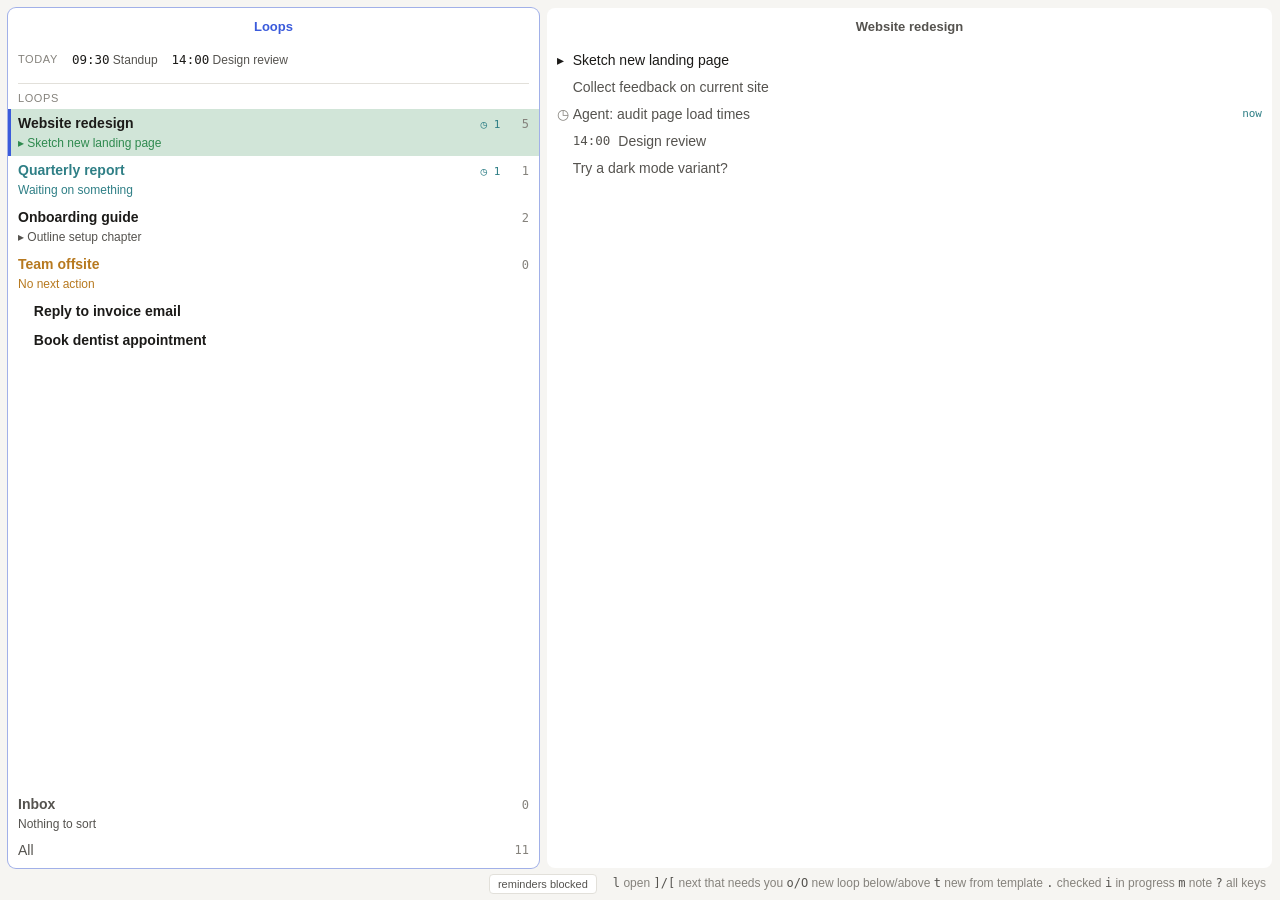
<file: index.html>
<!DOCTYPE html>
<html lang="en">
<head>
<meta charset="UTF-8">
<meta name="viewport" content="width=device-width, initial-scale=1.0">
<title>loops</title>
<link rel="stylesheet" href="style.css">
</head>
<body>

<input type="file" id="importFile" accept=".json,application/json" hidden>

<main>
  <section class="pane" id="loopsPane">
    <div class="pane-head"><span id="loopsTitle">Loops</span></div>
    <ul id="loops"></ul>
    <div class="splitter" id="loopsSplitter" title="Drag to resize · double-click to reset"></div>
  </section>
  <section class="pane" id="tasksPane">
    <div class="pane-head"><span id="tasksTitle">Tasks</span></div>
    <ul id="tasks"></ul>
  </section>
</main>

<div id="backdrop" hidden></div>

<div class="pane focused" id="picker" hidden>
  <div class="pane-head"><span>New loop from template</span></div>
  <ul id="pickerList"></ul>
</div>

<div class="pane focused" id="todoist" hidden>
  <div class="pane-head"><span id="todoistTitle"></span><span id="todoistInfo"></span></div>
  <ul id="todoistList"></ul>
</div>

<div class="pane focused" id="noteBox" hidden>
  <div class="pane-head"><span id="noteHead"></span><span id="noteMode"></span></div>
  <textarea id="noteInput" spellcheck="false"></textarea>
  <div id="noteCursor" hidden></div>
</div>

<div class="pane focused" id="help" hidden>
  <div class="pane-head"><span>Keys</span><span>esc to close</span></div>
  <div id="helpBody"></div>
</div>

<footer id="status">
  <span class="mode tpl" id="tplBadge" hidden>TEMPLATES</span>
  <span class="mode" id="mode"></span>
  <span id="searchBox" hidden>/<input id="searchInput" autocomplete="off" spellcheck="false"></span>
  <span id="cmdBox" hidden>:<input id="cmdInput" autocomplete="off" spellcheck="false"></span>
  <span id="captureBox" hidden>Inbox: <input id="captureInput" autocomplete="off" spellcheck="false"></span>
  <span id="nextCheckBox" hidden>next look: <input id="nextCheckInput" autocomplete="off" spellcheck="false" placeholder="1h, 20m, 14:30"></span>
  <span id="searchInfo"></span>
  <span class="clip" id="clip"></span>
  <span class="flash" id="flash"></span>
  <span class="spacer"></span>
  <button class="file-btn" id="notifyBtn"></button>
  <span id="hints"></span>
</footer>

<script type="module" src="src/main.js"></script>
</body>
</html>
</file>
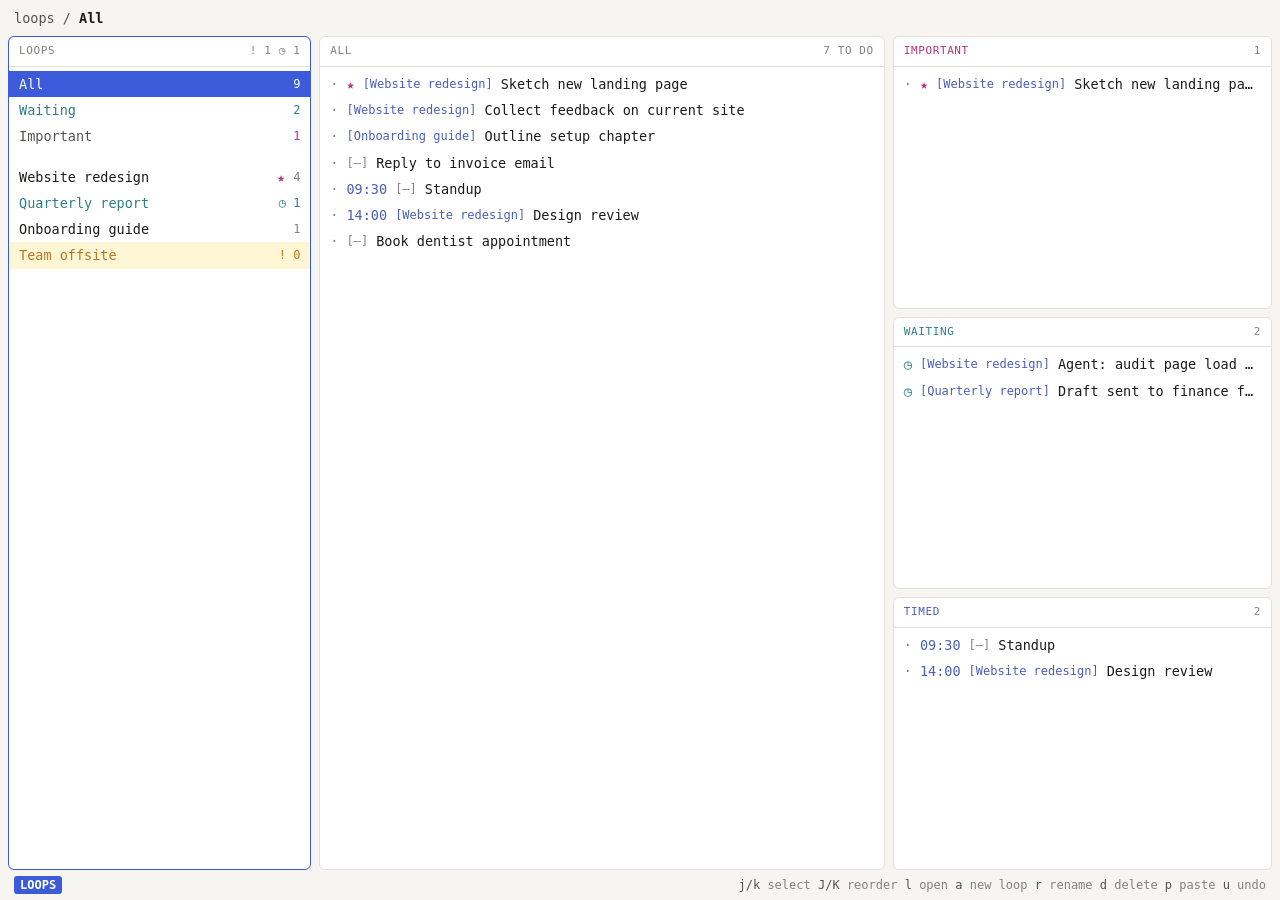
<file: loops.html>
<!DOCTYPE html>
<html lang="en">
<head>
<meta charset="UTF-8">
<meta name="viewport" content="width=device-width, initial-scale=1.0">
<title>loops</title>
<style>
  *, *::before, *::after { box-sizing: border-box; margin: 0; padding: 0; }

  :root {
    color-scheme: light dark;
    --bg: #f6f5f2;
    --pane: #ffffff;
    --border: #e2e0da;
    --text: #1c1b19;
    --text-2: #55534f;
    --text-3: #85827c;
    --sel: #3b5bdb;
    --sel-text: #ffffff;
    --sel-dim: #e3e8fb;
    --stale: #b7791f;
    --stale-bg: #fff6d6;
    --tag: #4c5fb8;
    --cut: #c0392b;
    --wait: #2f7f86;
    --imp: #b83280;
  }
  @media (prefers-color-scheme: dark) {
    :root {
      --bg: #141413;
      --pane: #1e1e1c;
      --border: #3a3935;
      --text: #f2f0eb;
      --text-2: #c4c1ba;
      --text-3: #98958e;
      --sel: #7c93f0;
      --sel-text: #111111;
      --sel-dim: #262c45;
      --stale: #e6b94a;
      --stale-bg: #2b2412;
      --tag: #9aaaf0;
      --cut: #e57368;
      --wait: #6cc4cc;
      --imp: #f08bc0;
    }
  }

  body {
    font: 13.5px/1.5 ui-monospace, 'SF Mono', Menlo, Consolas, monospace;
    background: var(--bg);
    color: var(--text);
    height: 100vh;
    display: flex;
    flex-direction: column;
    overflow: hidden;
  }

  header {
    padding: 8px 14px;
    color: var(--text-2);
    flex-shrink: 0;
  }
  header b { color: var(--text); font-weight: 600; }

  main {
    flex: 1;
    display: grid;
    grid-template-columns: minmax(200px, 24%) 1fr minmax(240px, 30%);
    gap: 8px;
    padding: 0 8px;
    min-height: 0;
  }

  /* right column: waiting on top, timed (read-only) below */
  .side { display: flex; flex-direction: column; gap: 8px; min-height: 0; min-width: 0; }
  .side .pane { flex: 1 1 0; }

  .pane {
    background: var(--pane);
    border: 1px solid var(--border);
    border-radius: 6px;
    display: flex;
    flex-direction: column;
    min-height: 0;
    min-width: 0;
  }
  .pane.focused { border-color: var(--sel); }

  .pane-head {
    padding: 6px 10px;
    font-size: 11px;
    text-transform: uppercase;
    letter-spacing: .6px;
    color: var(--text-3);
    border-bottom: 1px solid var(--border);
    display: flex;
    justify-content: space-between;
    gap: 8px;
  }
  #waitingPane .pane-head span:first-child { color: var(--wait); }
  #importantPane .pane-head span:first-child { color: var(--imp); }
  .star { color: var(--imp); }
  .row.virtual-important .name, .row.virtual-important .count { color: var(--imp); }

  ul { list-style: none; overflow-y: auto; flex: 1; padding: 4px 0; }

  .row {
    color: var(--text);
    display: flex;
    align-items: center;
    gap: 8px;
    padding: 3px 10px;
    cursor: default;
    white-space: nowrap;
  }
  .row .name { flex: 1; overflow: hidden; text-overflow: ellipsis; }
  .row .count { color: var(--text-3); font-size: 12px; }

  /* loops */
  .row.virtual .name { color: var(--text-2); }
  .row.virtual-waiting .name, .row.virtual-waiting .count { color: var(--wait); }
  .row.gap-after { margin-bottom: 14px; }
  .row.stale { background: var(--stale-bg); }
  .row.stale .name, .row.stale .count { color: var(--stale); }
  .row.stale .count::before { content: '! '; }
  .row.waiting-loop .name, .row.waiting-loop .count { color: var(--wait); }
  .row.waiting-loop .count::before { content: '◷ '; }

  /* selection: solid bar in focused pane, faint in the others */
  .pane:not(.focused) .row.sel { background: var(--sel-dim); }
  .pane.focused .row.sel { background: var(--sel); }
  .pane.focused .row.sel, .pane.focused .row.sel * { color: var(--sel-text) !important; }
  /* the edit box keeps its own background, so it needs normal text color */
  .pane.focused .row.sel .edit { color: var(--text) !important; }

  /* tasks */
  .check { color: var(--text-3); width: 1ch; }
  .row.done .name { color: var(--text-3); text-decoration: line-through; }
  .row.cut .name { color: var(--cut); }
  .tag { color: var(--tag); font-size: 12px; }
  .tag.none { color: var(--text-3); }

  /* waiting pane: items outside the selected loop fade back */
  #waiting .check { color: var(--wait); }
  #waiting .row.other, #timed .row.other { opacity: .45; }

  /* timed pane */
  #timedPane .pane-head span:first-child { color: var(--tag); }
  .time { color: var(--tag); font-variant-numeric: tabular-nums; }
  .row.due .time { color: var(--stale); font-weight: 600; }

  .empty { padding: 10px; color: var(--text-3); }
  .empty.stale { color: var(--stale); }
  .empty.wait { color: var(--wait); }

  .edit {
    flex: 1;
    min-width: 0;
    font: inherit;
    color: var(--text);
    background: var(--pane);
    border: 1px solid var(--sel);
    border-radius: 3px;
    padding: 0 4px;
    outline: none;
  }

  footer {
    display: flex;
    gap: 16px;
    padding: 6px 14px;
    font-size: 12px;
    color: var(--text-3);
    flex-shrink: 0;
    flex-wrap: wrap;
  }
  footer .mode {
    color: var(--sel-text);
    background: var(--sel);
    padding: 0 6px;
    border-radius: 3px;
    font-weight: 600;
  }
  footer .clip { color: var(--cut); }
  footer kbd { font: inherit; color: var(--text-2); }
  footer .spacer { flex: 1; }
</style>
</head>
<body>

<header id="crumb"></header>

<main>
  <section class="pane" id="loopsPane">
    <div class="pane-head"><span>Loops</span><span id="loopsMeta"></span></div>
    <ul id="loops"></ul>
  </section>
  <section class="pane" id="tasksPane">
    <div class="pane-head"><span id="tasksTitle">Tasks</span><span id="tasksMeta"></span></div>
    <ul id="tasks"></ul>
  </section>
  <div class="side">
    <section class="pane" id="importantPane">
      <div class="pane-head"><span>Important</span><span id="importantMeta"></span></div>
      <ul id="important"></ul>
    </section>
    <section class="pane" id="waitingPane">
      <div class="pane-head"><span>Waiting</span><span id="waitingMeta"></span></div>
      <ul id="waiting"></ul>
    </section>
    <section class="pane" id="timedPane">
      <div class="pane-head"><span>Timed</span><span id="timedMeta"></span></div>
      <ul id="timed"></ul>
    </section>
  </div>
</main>

<footer id="status"></footer>

<script>
// ── Data ──────────────────────────────────────────────────────────────────────

const STORAGE_KEY = 'loops-v1';
let state = { loops: [], tasks: [] };
let history = [];

// navigable panes; the waiting and timed panes on the right are informational only
const PANES = ['loops', 'tasks'];

const ui = {
  focus: 'loops',     // one of PANES
  loopIdx: 0,         // indexes loopsList(): virtual "All" and "Waiting" come first
  taskIdx: 0,
  editing: null,      // { kind: 'new-loop' | 'new-task' | 'rename', id? }
  cutId: null,
  showDone: false,
};

function load() {
  try { state = JSON.parse(localStorage.getItem(STORAGE_KEY)) || state; } catch {}
}
function persist() { localStorage.setItem(STORAGE_KEY, JSON.stringify(state)); }
function uid() { return Date.now().toString(36) + Math.random().toString(36).slice(2, 6); }
function esc(s) {
  return String(s).replace(/&/g, '&amp;').replace(/</g, '&lt;').replace(/>/g, '&gt;').replace(/"/g, '&quot;');
}

// snapshot before every change so `u` can undo it
function mutate(fn) {
  history.push(JSON.stringify(state));
  if (history.length > 200) history.shift();
  fn();
  persist();
}

// virtual loops have no id, so tasks created there get no loop
const ALL = { id: null, title: 'All', kind: 'all' };
const WAITING = { id: null, title: 'Waiting', kind: 'waiting' };
const IMPORTANT = { id: null, title: 'Important', kind: 'important' };
const VIRTUAL = [ALL, WAITING, IMPORTANT];
const loopsList = () => [...VIRTUAL, ...state.loops];
const currentLoop = () => loopsList()[ui.loopIdx];
const loopById = id => state.loops.find(l => l.id === id);
const openTasks = id => state.tasks.filter(t => !t.done && (id === null || t.loopId === id));
const openCount = id => openTasks(id).length;

// "@w" / "@i" anywhere in the title mark a task as waiting / important
const tokenRe = tok => new RegExp(`(^|\\s)${tok}(?=\\s|$)`, 'g');
const hasToken = (s, tok) => tokenRe(tok).test(s);
const stripToken = (s, tok) => s.replace(tokenRe(tok), '$1').replace(/\s+/g, ' ').trim();
const toggleToken = (s, tok) => hasToken(s, tok) ? stripToken(s, tok) : `${s} ${tok}`;
const isWaiting = t => hasToken(t.title, '@w');
const isImportant = t => hasToken(t.title, '@i');

// a time like "14:30" or "0:10" anywhere in the title makes a task timed
const TIME_RE = /(^|\s)([01]?\d|2[0-3]):([0-5]\d)(?=\s|$)/;
function timeOf(t) {
  const m = t.title.match(TIME_RE);
  return m ? +m[2] * 60 + +m[3] : null;
}
const fmtTime = min => `${String(Math.floor(min / 60)).padStart(2, '0')}:${String(min % 60).padStart(2, '0')}`;
const nowMinutes = () => { const d = new Date(); return d.getHours() * 60 + d.getMinutes(); };

const displayTitle = t => ['@w', '@i'].reduce(stripToken, t.title.replace(TIME_RE, '$1'));

// each open task lives in tasks or waiting; the timed pane mirrors any task with a time
const paneOf = t => isWaiting(t) ? 'waiting' : 'tasks';

// middle pane: things you can do now, or everything waiting in the "Waiting" view
function tasksFor(loop) {
  if (loop.kind === 'waiting') return waitingTasks();
  if (loop.kind === 'important') return importantTasks();
  const ts = state.tasks.filter(t => loop.id === null || t.loopId === loop.id);
  const open = ts.filter(t => !t.done && paneOf(t) === 'tasks');
  return ui.showDone ? [...open, ...ts.filter(t => t.done)] : open;
}
const currentTasks = () => tasksFor(currentLoop());
const waitingTasks = () => state.tasks.filter(t => !t.done && paneOf(t) === 'waiting');
// important mirrors tasks wherever they live, waiting ones included
const importantTasks = () => state.tasks.filter(t => !t.done && isImportant(t));
const timedTasks = () => state.tasks.filter(t => !t.done && timeOf(t) !== null)
  .sort((a, b) => timeOf(a) - timeOf(b));

const selTask = () => ui.focus === 'tasks' ? currentTasks()[ui.taskIdx] : null;

function clamp() {
  const fit = (i, n) => Math.max(0, Math.min(i, n - 1));
  ui.loopIdx = fit(ui.loopIdx, loopsList().length);
  ui.taskIdx = fit(ui.taskIdx, currentTasks().length);
}

// ── Render ────────────────────────────────────────────────────────────────────

function render() {
  clamp();
  renderLoops();
  renderTasks();
  renderSide('important', importantTasks(), 'Nothing important. Press i on a task.');
  renderSide('waiting', waitingTasks(), 'Nothing waiting.');
  renderSide('timed', timedTasks(), 'Nothing timed. Put a time like 14:30 in a task.');
  renderChrome();

  document.querySelectorAll('.row.sel').forEach(el => el.scrollIntoView({ block: 'nearest' }));

  const inp = document.querySelector('.edit');
  if (inp) {
    inp.focus();
    inp.setSelectionRange(inp.value.length, inp.value.length);
  }
}

function editInput(value) {
  return `<input class="edit" value="${esc(value)}" autocomplete="off" spellcheck="false">`;
}

function renderLoops() {
  const ed = ui.editing;
  const rows = loopsList().map((l, i) => {
    const open = openTasks(l.id);
    const n = l.kind === 'waiting' ? waitingTasks().length
      : l.kind === 'important' ? importantTasks().length
      : open.length;
    const cls = ['row',
      i === ui.loopIdx && !(ed && ed.kind === 'new-loop') && 'sel',
      l.kind && 'virtual',
      l.kind && `virtual-${l.kind}`,
      i === VIRTUAL.length - 1 && 'gap-after',
      l.id !== null && n === 0 && 'stale',
      l.id !== null && n > 0 && open.every(isWaiting) && 'waiting-loop'].filter(Boolean).join(' ');
    const name = ed && ed.kind === 'rename' && ed.id === l.id && l.id
      ? editInput(l.title)
      : `<span class="name">${esc(l.title)}</span>`;
    const star = l.id !== null && open.some(isImportant) ? `<span class="star">★</span>` : '';
    return `<li class="${cls}" data-i="${i}">${name}${star}<span class="count">${n}</span></li>`;
  });
  if (ed && ed.kind === 'new-loop') rows.push(`<li class="row sel">${editInput('')}</li>`);
  document.getElementById('loops').innerHTML = rows.join('');

  const stale = state.loops.filter(l => openCount(l.id) === 0).length;
  const waiting = state.loops.filter(l => openCount(l.id) > 0 && openTasks(l.id).every(isWaiting)).length;
  document.getElementById('loopsMeta').textContent =
    [stale && `! ${stale}`, waiting && `◷ ${waiting}`].filter(Boolean).join('  ');
}

function taskRow(t, i, { selected, showTag, other }) {
  const ed = ui.editing;
  const time = timeOf(t);
  const cls = ['row',
    selected && 'sel',
    t.done && 'done',
    other && 'other',
    !t.done && time !== null && time <= nowMinutes() && 'due',
    t.id === ui.cutId && 'cut'].filter(Boolean).join(' ');
  const l = loopById(t.loopId);
  const tag = showTag ? `<span class="tag${l ? '' : ' none'}">[${l ? esc(l.title) : '–'}]</span>` : '';
  const name = ed && ed.kind === 'rename' && ed.id === t.id
    ? editInput(t.title)
    : `<span class="name">${esc(displayTitle(t))}</span>`;
  const check = t.done ? '✓' : isWaiting(t) ? '◷' : '·';
  const timeEl = time !== null ? `<span class="time">${fmtTime(time)}</span>` : '';
  const star = !t.done && isImportant(t) ? `<span class="star">★</span>` : '';
  return `<li class="${cls}" data-i="${i}"><span class="check">${check}</span>${star}${timeEl}${tag}${name}</li>`;
}

function newTaskRow(kind) {
  const mark = kind === 'waiting' ? '◷' : kind === 'important' ? '★' : '·';
  return `<li class="row sel"><span class="check">${mark}</span>${editInput('')}</li>`;
}

function renderTasks() {
  const loop = currentLoop();
  const adding = ui.editing && ui.editing.kind === 'new-task';

  const rows = currentTasks().map((t, i) => taskRow(t, i, {
    selected: ui.focus === 'tasks' && i === ui.taskIdx && !adding,
    // the [loop] tag only adds information in the virtual views
    showTag: loop.id === null,
  }));
  if (adding) rows.push(newTaskRow(loop.kind));
  if (!rows.length) {
    const elsewhere = openTasks(loop.id).length;
    rows.push(
      loop.kind === 'waiting' ? `<li class="empty">Nothing waiting.</li>`
      : loop.kind === 'important' ? `<li class="empty">Nothing important. Press i on a task to mark it.</li>`
      : elsewhere ? `<li class="empty wait">Only waiting tasks here — see the right pane.</li>`
      : loop.id === null ? `<li class="empty">No tasks. Press a to add one.</li>`
      : `<li class="empty stale">No next action. Press l then a to add one.</li>`);
  }
  document.getElementById('tasks').innerHTML = rows.join('');

  const todo = currentTasks().filter(t => !t.done).length;
  document.getElementById('tasksTitle').textContent = loop.title;
  document.getElementById('tasksMeta').textContent =
    loop.kind === 'waiting' ? `${todo} waiting`
    : loop.kind === 'important' ? `${todo} important`
    : `${todo} to do`;
}

// read-only lists in the right column
function renderSide(id, ts, emptyMsg) {
  const loop = currentLoop();
  const rows = ts.map((t, i) => taskRow(t, i, {
    showTag: true,
    other: loop.id !== null && t.loopId !== loop.id,
  }));
  if (!rows.length) rows.push(`<li class="empty">${emptyMsg}</li>`);
  document.getElementById(id).innerHTML = rows.join('');
  document.getElementById(id + 'Meta').textContent = sideMeta(ts, loop);
}

function sideMeta(ts, loop) {
  if (!ts.length) return '';
  if (loop.id === null) return `${ts.length}`;
  return `${ts.filter(t => t.loopId === loop.id).length} here · ${ts.length} total`;
}

function renderChrome() {
  PANES.forEach(p => document.getElementById(p + 'Pane').classList.toggle('focused', ui.focus === p));

  const loop = currentLoop();
  const task = selTask();
  document.getElementById('crumb').innerHTML =
    `loops / <b>${esc(loop.title)}</b>` + (task ? ` / ${esc(displayTitle(task))}` : '');

  const cut = state.tasks.find(t => t.id === ui.cutId);
  const hints = ui.editing
    ? '<kbd>enter</kbd> save  <kbd>esc</kbd> cancel  <kbd>@w</kbd> waiting  <kbd>@i</kbd> important  <kbd>14:30</kbd> timed'
    : ui.focus === 'loops'
      ? '<kbd>j/k</kbd> select  <kbd>J/K</kbd> reorder  <kbd>l</kbd> open  <kbd>a</kbd> new loop  <kbd>r</kbd> rename  <kbd>d</kbd> delete  <kbd>p</kbd> paste  <kbd>u</kbd> undo'
      : `<kbd>j/k</kbd> select  <kbd>J/K</kbd> reorder  <kbd>h</kbd> back  <kbd>a</kbd> new  <kbd>space</kbd> done  <kbd>w</kbd> ${loop.kind === 'waiting' ? 'unblock' : 'waiting'}  <kbd>i</kbd> important  <kbd>r</kbd> rename  <kbd>x</kbd> cut  <kbd>p</kbd> paste  <kbd>d</kbd> delete  <kbd>.</kbd> show done  <kbd>u</kbd> undo`;
  document.getElementById('status').innerHTML = `
    <span class="mode">${ui.editing ? 'INSERT' : ui.focus.toUpperCase()}</span>
    ${cut ? `<span class="clip">cut: ${esc(displayTitle(cut))}</span>` : ''}
    <span class="spacer"></span>
    <span>${hints}</span>`;
}

// ── Editing ───────────────────────────────────────────────────────────────────

function commitEdit(value) {
  const ed = ui.editing;
  ui.editing = null;
  value = value.trim();
  if (!value) return render();

  if (ed.kind === 'new-loop') {
    mutate(() => state.loops.push({ id: uid(), title: value, createdAt: Date.now() }));
    ui.loopIdx = VIRTUAL.length + state.loops.length - 1;
  } else if (ed.kind === 'new-task') {
    // creating inside a virtual view adds its marker
    const tok = { waiting: '@w', important: '@i' }[currentLoop().kind];
    const title = tok && !hasToken(value, tok) ? `${value} ${tok}` : value;
    const task = { id: uid(), title, loopId: currentLoop().id, done: false, createdAt: Date.now() };
    mutate(() => state.tasks.push(task));
    ui.focus = 'tasks';
    ui.taskIdx = currentTasks().indexOf(task);
  } else if (ed.kind === 'rename') {
    const item = loopById(ed.id) || state.tasks.find(t => t.id === ed.id);
    if (item) mutate(() => { item.title = value; });
  }
  render();
}

function cancelEdit() {
  ui.editing = null;
  render();
}

document.addEventListener('keydown', e => {
  if (!e.target.classList.contains('edit')) return;
  e.stopPropagation();
  if (e.key === 'Enter') commitEdit(e.target.value);
  else if (e.key === 'Escape') cancelEdit();
}, true);

document.addEventListener('focusout', e => {
  if (e.target.classList.contains('edit') && ui.editing) cancelEdit();
});

// ── Keys ──────────────────────────────────────────────────────────────────────

function move(delta) {
  if (ui.focus === 'loops') {
    ui.loopIdx += delta;
    ui.taskIdx = 0;
  } else {
    ui.taskIdx += delta;
  }
}

function jump(toEnd) {
  if (ui.focus === 'loops') {
    ui.loopIdx = toEnd ? loopsList().length - 1 : 0;
    ui.taskIdx = 0;
  } else {
    ui.taskIdx = toEnd ? currentTasks().length - 1 : 0;
  }
}

function focusPane(delta) {
  const i = PANES.indexOf(ui.focus) + delta;
  if (i >= 0 && i < PANES.length) ui.focus = PANES[i];
}

function swap(arr, i, j) { [arr[i], arr[j]] = [arr[j], arr[i]]; }

// J/K: move the selected item down/up; the virtual loops stay pinned on top
function shift(delta) {
  if (ui.focus === 'loops') {
    const i = ui.loopIdx - VIRTUAL.length, j = i + delta;
    if (i < 0 || j < 0 || j >= state.loops.length) return;
    mutate(() => swap(state.loops, i, j));
    ui.loopIdx += delta;
  } else {
    // swap with the visible neighbour, so it works inside a filtered view
    const ts = currentTasks();
    const a = ts[ui.taskIdx], b = ts[ui.taskIdx + delta];
    if (!a || !b || a.done !== b.done) return;
    mutate(() => swap(state.tasks, state.tasks.indexOf(a), state.tasks.indexOf(b)));
    ui.taskIdx += delta;
  }
}

function add() {
  ui.editing = { kind: ui.focus === 'loops' ? 'new-loop' : 'new-task' };
}

function rename() {
  const item = ui.focus === 'loops' ? currentLoop() : selTask();
  if (item && item.id) ui.editing = { kind: 'rename', id: item.id };
}

function remove() {
  if (ui.focus === 'loops') {
    const loop = currentLoop();
    if (!loop.id) return;
    // deleting a loop keeps its tasks, unassigned
    mutate(() => {
      state.tasks.forEach(t => { if (t.loopId === loop.id) t.loopId = null; });
      state.loops = state.loops.filter(l => l.id !== loop.id);
    });
  } else {
    const task = selTask();
    if (task) mutate(() => { state.tasks = state.tasks.filter(t => t.id !== task.id); });
  }
}

function toggleDone() {
  const task = selTask();
  if (task) mutate(() => { task.done = !task.done; task.doneAt = task.done ? Date.now() : null; });
}

function toggleMarker(tok) {
  const task = selTask();
  if (!task || task.done) return;
  mutate(() => { task.title = toggleToken(task.title, tok); });
}

function cut() {
  const task = selTask();
  if (task) ui.cutId = ui.cutId === task.id ? null : task.id;
}

// pasting into "All" unassigns the task
function paste() {
  const task = state.tasks.find(t => t.id === ui.cutId);
  if (!task) return;
  mutate(() => { task.loopId = currentLoop().id; });
  ui.cutId = null;
}

function undo() {
  if (!history.length) return;
  state = JSON.parse(history.pop());
  persist();
}

const keymap = {
  j: () => move(1),          ArrowDown: () => move(1),
  k: () => move(-1),         ArrowUp: () => move(-1),
  J: () => shift(1),         K: () => shift(-1),
  g: () => jump(false),      G: () => jump(true),
  l: () => focusPane(1),     ArrowRight: () => focusPane(1),
  h: () => focusPane(-1),    ArrowLeft: () => focusPane(-1),
  Enter: () => { if (ui.focus === 'loops') ui.focus = 'tasks'; else toggleDone(); },
  a: add,
  r: rename,
  d: remove,
  ' ': toggleDone,
  w: () => toggleMarker('@w'),
  i: () => toggleMarker('@i'),
  x: cut,
  p: paste,
  u: undo,
  '.': () => { ui.showDone = !ui.showDone; },
  Escape: () => { ui.cutId = null; },
};

document.addEventListener('keydown', e => {
  if (ui.editing || e.metaKey || e.ctrlKey || e.altKey) return;
  const fn = keymap[e.key];
  if (!fn) return;
  e.preventDefault();
  fn();
  render();
});

// ── Mouse ─────────────────────────────────────────────────────────────────────

document.getElementById('loops').addEventListener('click', e => {
  const row = e.target.closest('.row[data-i]');
  if (!row || ui.editing) return;
  if (+row.dataset.i !== ui.loopIdx) ui.taskIdx = 0;
  ui.loopIdx = +row.dataset.i;
  ui.focus = 'loops';
  render();
});

document.getElementById('tasks').addEventListener('click', e => {
  if (ui.editing) return;
  const row = e.target.closest('.row[data-i]');
  ui.focus = 'tasks';
  if (row) ui.taskIdx = +row.dataset.i;
  render();
});

// ── Seed ──────────────────────────────────────────────────────────────────────

function seed() {
  const loops = ['Website redesign', 'Quarterly report', 'Onboarding guide', 'Team offsite']
    .map(title => ({ id: uid(), title, createdAt: Date.now() }));
  state.loops = loops;
  const [web, report, guide] = loops;
  [
    ['Sketch new landing page @i', web.id],
    ['Collect feedback on current site', web.id],
    ['Agent: audit page load times @w', web.id],
    ['Draft sent to finance for review @w', report.id],
    ['Outline setup chapter', guide.id],
    ['Reply to invoice email', null],
    ['Standup 09:30', null],
    ['Design review 14:00', web.id],
    ['Book dentist appointment', null],
  ].forEach(([title, loopId]) => state.tasks.push({ id: uid(), title, loopId, done: false, createdAt: Date.now() }));
  persist();
}

// ── Init ──────────────────────────────────────────────────────────────────────

load();
if (!state.loops.length && !state.tasks.length) seed();
render();

// keep "due" highlighting current; skip while typing so the input isn't reset
setInterval(() => { if (!ui.editing) render(); }, 60_000);
</script>
</body>
</html>
</file>
<file: style.css>
*, *::before, *::after { box-sizing: border-box; margin: 0; padding: 0; }
[hidden] { display: none !important; }

:root {
  color-scheme: light dark;
  --bg: #f6f5f2;
  --pane: #ffffff;
  --border: #e2e0da;
  --text: #1c1b19;
  --text-2: #55534f;
  --text-3: #85827c;
  --sel: #3b5bdb;
  --sel-text: #ffffff;
  --sel-dim: #e3e8fb;
  --stale: #b7791f;
  --stale-bg: #fff6d6;
  --tag: #4c5fb8;
  --cut: #c0392b;
  --wait: #2f7f86;
  --imp: #b83280;
  --mark: #ffe08a;
  --start: #2f8a4f;      /* the first thing you can do (views g, i) */
  --start-bg: #e6f4ea;
}
@media (prefers-color-scheme: dark) {
  :root {
    --bg: #141413;
    --pane: #1e1e1c;
    --border: #3a3935;
    --text: #f2f0eb;
    --text-2: #c4c1ba;
    --text-3: #98958e;
    --sel: #7c93f0;
    --sel-text: #111111;
    --sel-dim: #262c45;
    --stale: #e6b94a;
    --stale-bg: #2b2412;
    --tag: #9aaaf0;
    --cut: #e57368;
    --wait: #6cc4cc;
    --imp: #f08bc0;
    --mark: #6b5512;
    --start: #6fcf8f;
    --start-bg: #15291c;
  }
}

/* titles and notes in a proportional font; times, counts, keys and the status bar in
   monospace (font-variant-numeric keeps digits aligned) */
:root {
  --sans: -apple-system, BlinkMacSystemFont, 'Segoe UI', Inter, Helvetica, Arial, sans-serif;
  --mono: ui-monospace, 'SF Mono', Menlo, Consolas, monospace;
}
.time, .count, .counts, .wait-age, .when, kbd, .badge,
footer .mode, #searchBox, #cmdBox, #captureBox, #nextCheckBox, #searchInfo {
  font-family: var(--mono);
}

body {
  font: 14px/1.5 var(--sans);
  background: var(--bg);
  color: var(--text);
  height: 100vh;
  display: flex;
  flex-direction: column;
  overflow: hidden;
}

.file-btn {
  font: inherit;
  font-size: 11px;
  color: var(--text-2);
  background: var(--pane);
  border: 1px solid var(--border);
  border-radius: 4px;
  padding: 1px 8px;
  cursor: pointer;
}
.file-btn:hover { color: var(--text); border-color: var(--sel); }
footer .flash { color: var(--text-2); }
footer .flash.error { color: var(--cut); }

main {
  flex: 1;
  display: grid;
  /* --loops-w is set by dragging the edge between the panes (splitter.js) */
  grid-template-columns: var(--loops-w, minmax(320px, 42%)) 1fr;
  gap: 8px;
  padding: 8px 8px 0;   /* no top bar: nothing above the panes can appear and push them down */
  min-height: 0;
}

@media (max-width: 1100px) {
  main { grid-template-columns: var(--loops-w, minmax(260px, 45%)) 1fr; }
}

.pane {
  background: var(--pane);
  border-radius: 8px;
  display: flex;
  flex-direction: column;
  min-height: 0;
  min-width: 0;
}
/* no frames: the focused pane gets a faint ring (visible even when it's empty)
   and a blue header */
.pane.focused { box-shadow: 0 0 0 1px color-mix(in srgb, var(--sel) 45%, transparent); }
.pane.focused .pane-head { color: var(--sel); }
/* overlays keep a border so they stand off the panes behind them */
#picker, #todoist, #help, #noteBox { border: 1px solid var(--border); }
/* the editor, picker and help sit on a veil, with a focus-colored outline */
#backdrop { position: fixed; inset: 0; background: rgba(0, 0, 0, .45); z-index: 9; }
#picker, #todoist, #help, #noteBox { border-color: color-mix(in srgb, var(--sel) 55%, transparent); }
/* the status bar stays readable above the veil */
footer { position: relative; z-index: 10; }

.pane-head {
  padding: 9px 12px 6px;
  font-size: 13px;
  font-weight: 600;
  color: var(--text-2);
  display: flex;
  justify-content: center;
  gap: 8px;
}
/* overlays with a title and a status keep them apart */
#noteBox .pane-head, #help .pane-head, #todoist .pane-head { justify-content: space-between; }
/* in progress: the magenta that important had */
.row.doing { background: color-mix(in srgb, var(--imp) 12%, transparent); box-shadow: inset 3px 0 0 var(--imp); }
.row.doing .check, .row.doing .when { color: var(--imp); }
.pane.focused .row.doing.sel { box-shadow: inset 3px 0 0 var(--sel); background: color-mix(in srgb, var(--imp) 22%, transparent); }
.tier.doing { color: var(--imp); }
/* focus (f): the rest goes quiet */
.row.quiet { opacity: .4; }

ul { list-style: none; overflow-y: auto; flex: 1; padding: 4px 0; }

.row {
  color: var(--text);
  display: flex;
  align-items: center;
  gap: 8px;
  padding: 3px 10px;
  cursor: default;
  white-space: nowrap;
}
.row .name { flex: 1; overflow: hidden; text-overflow: ellipsis; }
.row .count { color: var(--text-3); font-size: 12px; }

/* loops */
.row.virtual .name { color: var(--text-2); }
/* All and the Inbox at the bottom of the pane: the loops list is a column, the filler grows */
#loops { display: flex; flex-direction: column; }
#loops > li { flex-shrink: 0; }
#loops .filler { flex: 1 0 14px; }

/* real loops: title + counts, then the first next action */
.row.loop { flex-direction: column; align-items: stretch; gap: 0; padding: 4px 10px; }
/* counts wrap below the title rather than truncating it */
.loop-line { display: flex; flex-wrap: wrap; align-items: baseline; column-gap: 8px; min-width: 0; }
.loop-line .name { flex: 0 1 auto; font-weight: 600; }
.loop-line .count { margin-left: auto; }
.loop-line .counts + .count { margin-left: 6px; min-width: 2ch; text-align: right; }
.loop-line .counts { color: var(--wait); }
.counts { margin-left: auto; color: var(--text-3); font-size: 11px; }
.loop-next {
  display: flex;
  gap: 8px;
  align-items: baseline;
  font-size: 12px;
  color: var(--text-2);
}
.loop-next .name { font-weight: normal; }
/* notes (m): where you left off, with their age */
.loop-note, .task-note, .note-block { font-style: italic; }
.loop-note, .task-note {
  font-size: 11px;
  color: var(--text-3);
  overflow: hidden;
  text-overflow: ellipsis;
}
.row.has-note { flex-wrap: wrap; row-gap: 0; }
.task-note { flex-basis: 100%; padding-left: calc(1ch + 8px); }
.task-note.full { white-space: pre-wrap; overflow-wrap: anywhere; }
.note-age { color: var(--text-3); opacity: .8; }
.note-mark { color: var(--text-3); font-size: 11px; }
.wait-age { color: var(--wait); font-size: 11px; font-variant-numeric: tabular-nums; }
.note-block {
  margin: 2px 10px 20px;
  padding: 6px 8px;
  font-size: 12px;
  color: var(--text-2);
  border-left: 2px solid var(--border);
  white-space: pre-wrap;
  overflow-wrap: anywhere;
}
/* long loop notes are cut off; m shows all of it */
.note-block .clamp { display: -webkit-box; -webkit-box-orient: vertical; -webkit-line-clamp: 6; overflow: hidden; }
.row.stale .name, .row.stale .loop-next { color: var(--stale); }
/* an Inbox with something in it is yellow like a loop without a next action: both want a decision */
.row.inbox-full .name, .row.inbox-full .loop-next { color: var(--stale); }
.row.waiting-loop .name, .row.waiting-loop .loop-next { color: var(--wait); }

/* drag handles on the right edge of the loops and tasks panes, over the gap */
#loopsPane, #tasksPane { position: relative; }
.splitter {
  position: absolute;
  top: 0;
  bottom: 0;
  right: -8px;
  width: 8px;
  cursor: col-resize;
  touch-action: none;
  z-index: 1;
}
.splitter::after {
  content: '';
  position: absolute;
  top: 0;
  bottom: 0;
  left: 3px;
  width: 2px;
  border-radius: 1px;
  background: var(--sel);
  opacity: 0;
  transition: opacity .15s;
}
.splitter:hover::after, body.resizing .splitter::after { opacity: .6; }
body.resizing { cursor: col-resize; user-select: none; }

/* selection: solid bar in focused pane, faint in the others */
/* selection: a tint and an accent bar; the row keeps its own colors */
.row.sel { box-shadow: inset 2px 0 0 var(--border); background: color-mix(in srgb, var(--text) 5%, transparent); }
.pane.focused .row.sel { box-shadow: inset 3px 0 0 var(--sel); background: color-mix(in srgb, var(--sel) 16%, transparent); }
/* the edit box keeps its own background, so it needs normal text color */
.pane.focused .row.sel .edit { color: var(--text) !important; }

/* tasks */
.check { color: var(--text-3); width: 1ch; flex-shrink: 0; text-align: center; }
.row.done .name { color: var(--text-3); text-decoration: line-through; }
.row.cut .name { color: var(--cut); }
.tag { color: var(--text-3); font-size: 12px; }
.tag.none { color: var(--text-3); }

/* group headings: Now and Check on top, Not now in a loop */
.tier {
  padding: 8px 10px 2px;
  font-size: 11px;
  letter-spacing: .6px;
  text-transform: uppercase;
  display: flex;
  justify-content: space-between;
}
.tier.now { color: var(--stale); }
.tier.check { color: var(--wait); }
/* not now: kept with the loop, but quiet */
.tier.not-now { color: var(--text-3); margin-top: 10px; }
.row.not-now .name, .row.not-now .time { color: var(--text-3); }
.when { font-size: 11px; color: var(--text-3); white-space: nowrap; }
/* Now rows: the loop and how late on a second line */
.row.two-line { flex-wrap: wrap; row-gap: 0; }
.row-below {
  flex-basis: 100%;
  padding-left: calc(1ch + 8px);
  font-size: 11px;
  color: var(--text-3);
  overflow: hidden;
  text-overflow: ellipsis;
  white-space: nowrap;
}
.row.due .row-below { color: var(--stale); }
/* time labels inside a line take the line's color and size */
.row-below .when { color: inherit; font-size: inherit; }

.time { color: var(--text-2); font-size: 12.5px; font-variant-numeric: tabular-nums; }
/* past and not done: needs attention, wherever it's shown */
.row.due { background: var(--stale-bg); }
.row.due .time, .row.due .name, .row.due .when, .row.due .check { color: var(--stale); }
.row.due .time, .row.due .name { font-weight: 600; }

/* the next action of a loop stands out; the rest of its tasks recede */
.row.next .check { color: var(--text); }
.row.backlog .name { color: var(--text-2); }
.row.backlog.due .name { color: var(--stale); }

.empty { padding: 10px; color: var(--text-3); }
.empty.stale { color: var(--stale); }

.edit {
  flex: 1;
  min-width: 0;
  font: inherit;
  color: var(--text);
  background: var(--pane);
  border: 1px solid var(--sel);
  border-radius: 3px;
  padding: 0 4px;
  outline: none;
}

footer {
  display: flex;
  gap: 16px;
  padding: 6px 14px;
  font-size: 12px;
  color: var(--text-3);
  flex-shrink: 0;
  flex-wrap: wrap;
}
footer .mode {
  color: var(--sel-text);
  background: var(--sel);
  padding: 0 6px;
  border-radius: 3px;
  font-weight: 600;
}
footer .clip { color: var(--cut); }
#searchBox, #cmdBox, #captureBox, #nextCheckBox { color: var(--text); }
#searchBox input, #cmdBox input, #captureBox input, #nextCheckBox input {
  width: 28ch;
  font: inherit;
  color: var(--text);
  background: none;
  border: none;
  outline: none;
}
#searchInfo { color: var(--text-2); }
.no-match { color: var(--cut); }

/* template mode: tinted panes and a badge so it's never mistaken for real loops */
footer .mode.tpl { background: var(--imp); }
.template-mode #loopsPane, .template-mode #tasksPane { outline: 1px dashed color-mix(in srgb, var(--imp) 50%, transparent); }
.template-mode .pane.focused .pane-head { color: var(--imp); }
.template-mode .pane.focused .row.sel { box-shadow: inset 3px 0 0 var(--imp); background: color-mix(in srgb, var(--imp) 16%, transparent); }
.template-mode #loopsTitle { color: var(--imp); }

/* ? help: every key */
#help {
  position: fixed;
  top: 8%;
  left: 50%;
  transform: translateX(-50%);
  width: min(760px, calc(100vw - 32px));
  max-height: 84vh;
  box-shadow: 0 10px 30px rgba(0, 0, 0, .35);
  z-index: 10;
}
#helpBody {
  overflow-y: auto;
  min-height: 0;   /* lets it scroll inside the pane on short windows */
  padding: 6px 14px 12px;
  columns: 2 300px;
  column-gap: 28px;
  font-size: 12px;
}
#helpBody section { break-inside: avoid; margin-bottom: 10px; }
#helpBody h3 {
  font-size: 11px;
  font-weight: normal;
  letter-spacing: .6px;
  text-transform: uppercase;
  color: var(--text-3);
  margin: 8px 0 4px;
}
#helpBody dl { display: grid; grid-template-columns: max-content 1fr; gap: 2px 12px; }
#helpBody dt kbd { color: var(--text); }
#helpBody dd { color: var(--text-2); }

/* template picker (t) */
#picker, #todoist {
  position: fixed;
  top: 18%;
  left: 50%;
  transform: translateX(-50%);
  width: min(420px, calc(100vw - 32px));
  max-height: 60vh;
  box-shadow: 0 10px 30px rgba(0, 0, 0, .35);
  z-index: 10;
}
#todoist { width: min(620px, calc(100vw - 32px)); }
/* Todoist (a): already picked ones are dimmed, marked ones get a dot */
#todoist .row.picked .name { color: var(--text-3); }
#todoist .row.marked .check { color: var(--sel); }
#todoist .when { color: var(--stale); font-size: 12px; }
#todoist .later { color: var(--text-3); font-size: 12px; }
.empty.error { color: var(--cut); }

/* note editor (m): multi-line with a few vim keys; :wq saves */
#noteBox {
  position: fixed;
  top: 12%;
  left: 50%;
  transform: translateX(-50%);
  width: min(640px, calc(100vw - 32px));
  box-shadow: 0 10px 30px rgba(0, 0, 0, .35);
  z-index: 10;
}
#noteHead { overflow: hidden; text-overflow: ellipsis; white-space: nowrap; }
#noteMode { flex-shrink: 0; text-transform: none; }
#noteBox.title #noteInput { height: 5.5em; }
#noteMode.error { color: var(--cut) !important; }
#noteBox.normal #noteMode { color: var(--sel); }
/* the selected character stands in for vim's block cursor */
#noteBox.normal #noteInput { caret-color: transparent; }
/* on an empty line there's no character to select: modal.js draws the block here */
#noteCursor {
  position: absolute;
  width: .6em;
  background: var(--sel);
  pointer-events: none;
}
#noteBox.normal #noteInput::selection { background: var(--sel); color: var(--sel-text); }
#noteInput {
  height: min(320px, 50vh);
  resize: vertical;
  font: inherit;
  font-size: 13px;
  line-height: 1.5;
  color: var(--text);
  background: none;
  border: none;
  outline: none;
  padding: 10px;
}

/* search hits */
mark { background: var(--mark); color: inherit; border-radius: 2px; }
footer kbd { color: var(--text-2); }
footer .spacer { flex: 1; }

/* ── the top of the loops pane: Now, today's times, Check (render/top.js) ── */
.timeline { display: flex; flex-wrap: wrap; gap: 2px 14px; padding: 4px 10px 6px; font-size: 12px; color: var(--text-2); }
.timeline .label { font-size: 11px; letter-spacing: .6px; text-transform: uppercase; color: var(--text-3); }
.timeline .time { color: var(--text); }
#loops .divider { margin: 8px 10px 2px; border-top: 1px solid var(--border); padding-top: 6px; font-size: 11px; letter-spacing: .6px; text-transform: uppercase; color: var(--text-3); }
.row.top-row { margin: 0 6px; border-radius: 6px; }
.check-row { cursor: pointer; }
.check-row .check, .check-row .when { color: var(--wait); }
/* a wait due for a look, in the middle pane */
.row.check-due .when { color: var(--wait); font-weight: 600; }
.check-row .when { margin-left: auto; font-family: var(--mono); font-size: 12px; }

/* the first thing you can do, going down your loops */
.row.first { background: var(--start-bg); box-shadow: inset 3px 0 0 var(--start); }
.row.first .loop-next, .row.first .check { color: var(--start); }
.pane.focused .row.first.sel { box-shadow: inset 3px 0 0 var(--sel); background: color-mix(in srgb, var(--start) 22%, transparent); }
.check-row.sel { box-shadow: inset 3px 0 0 var(--border); background: color-mix(in srgb, var(--text) 5%, transparent); }
.pane.focused .check-row.sel { box-shadow: inset 3px 0 0 var(--sel); background: color-mix(in srgb, var(--sel) 16%, transparent); }
</file>
